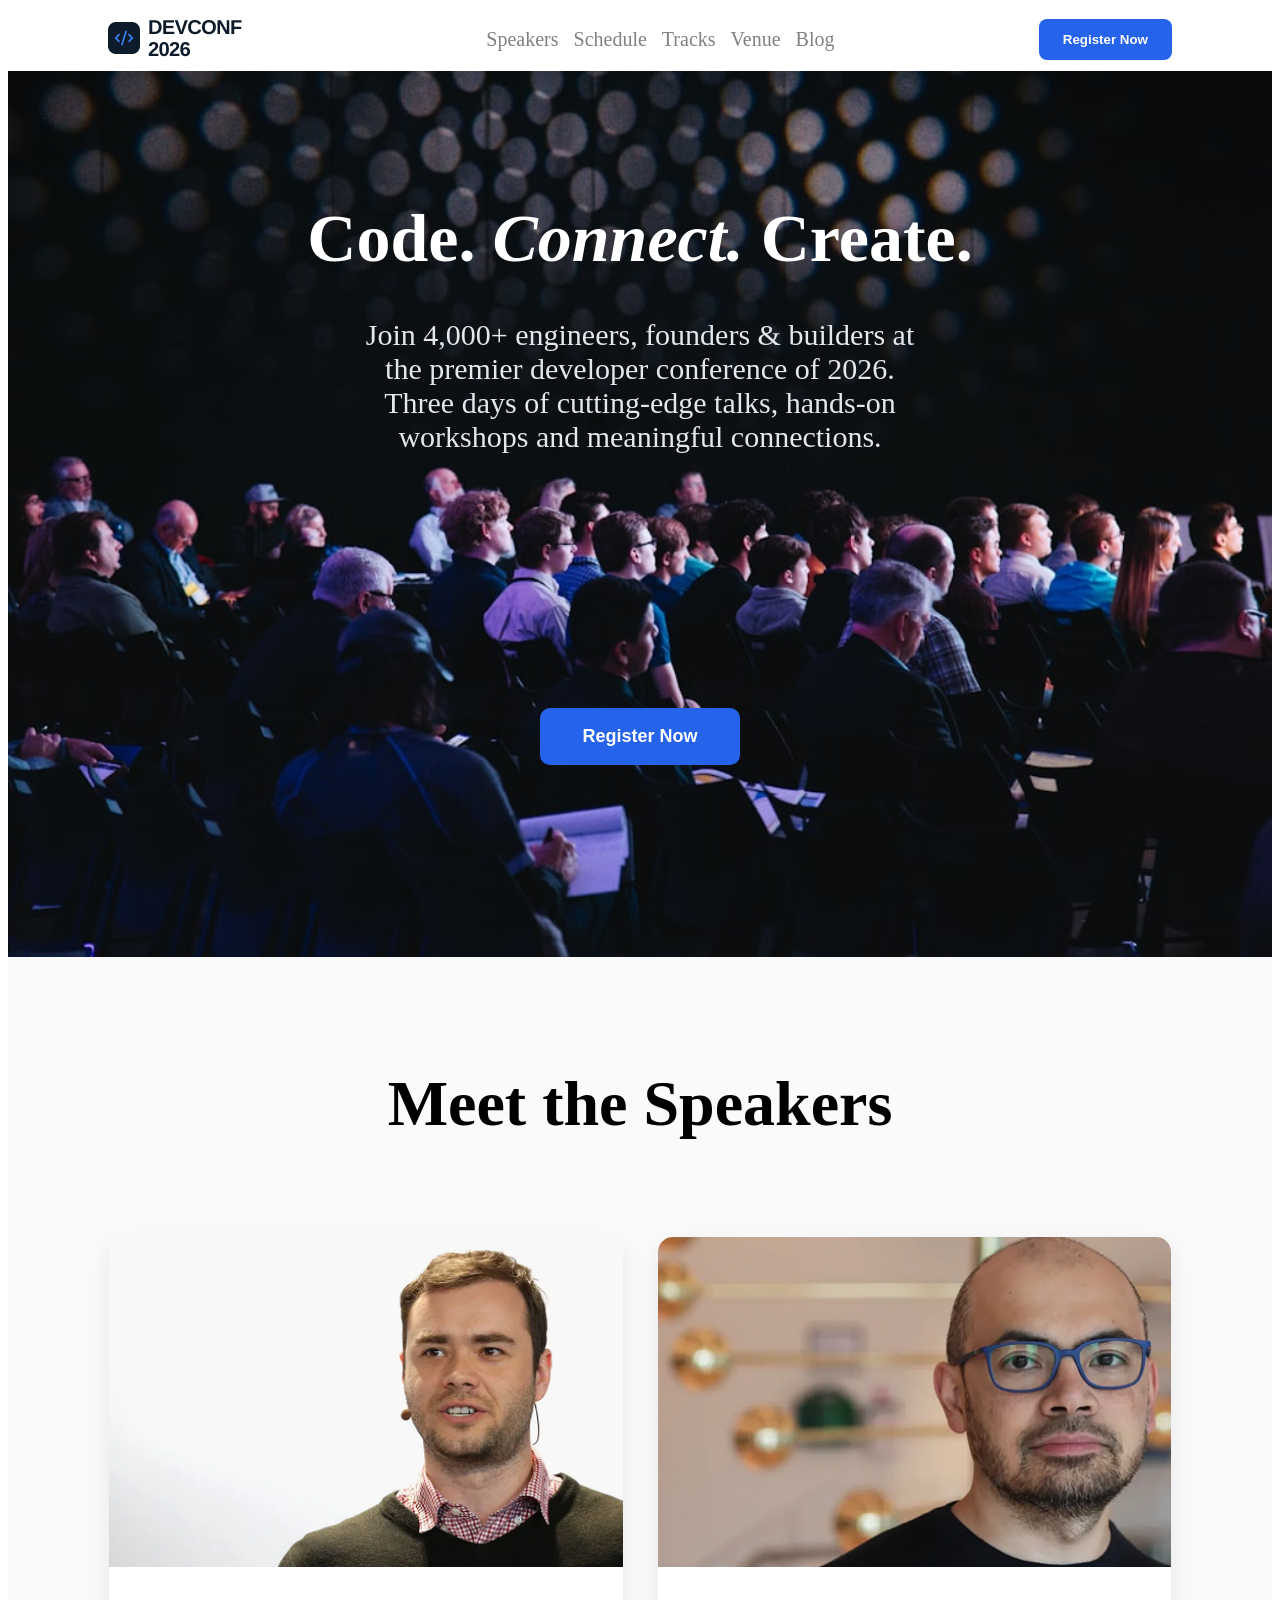
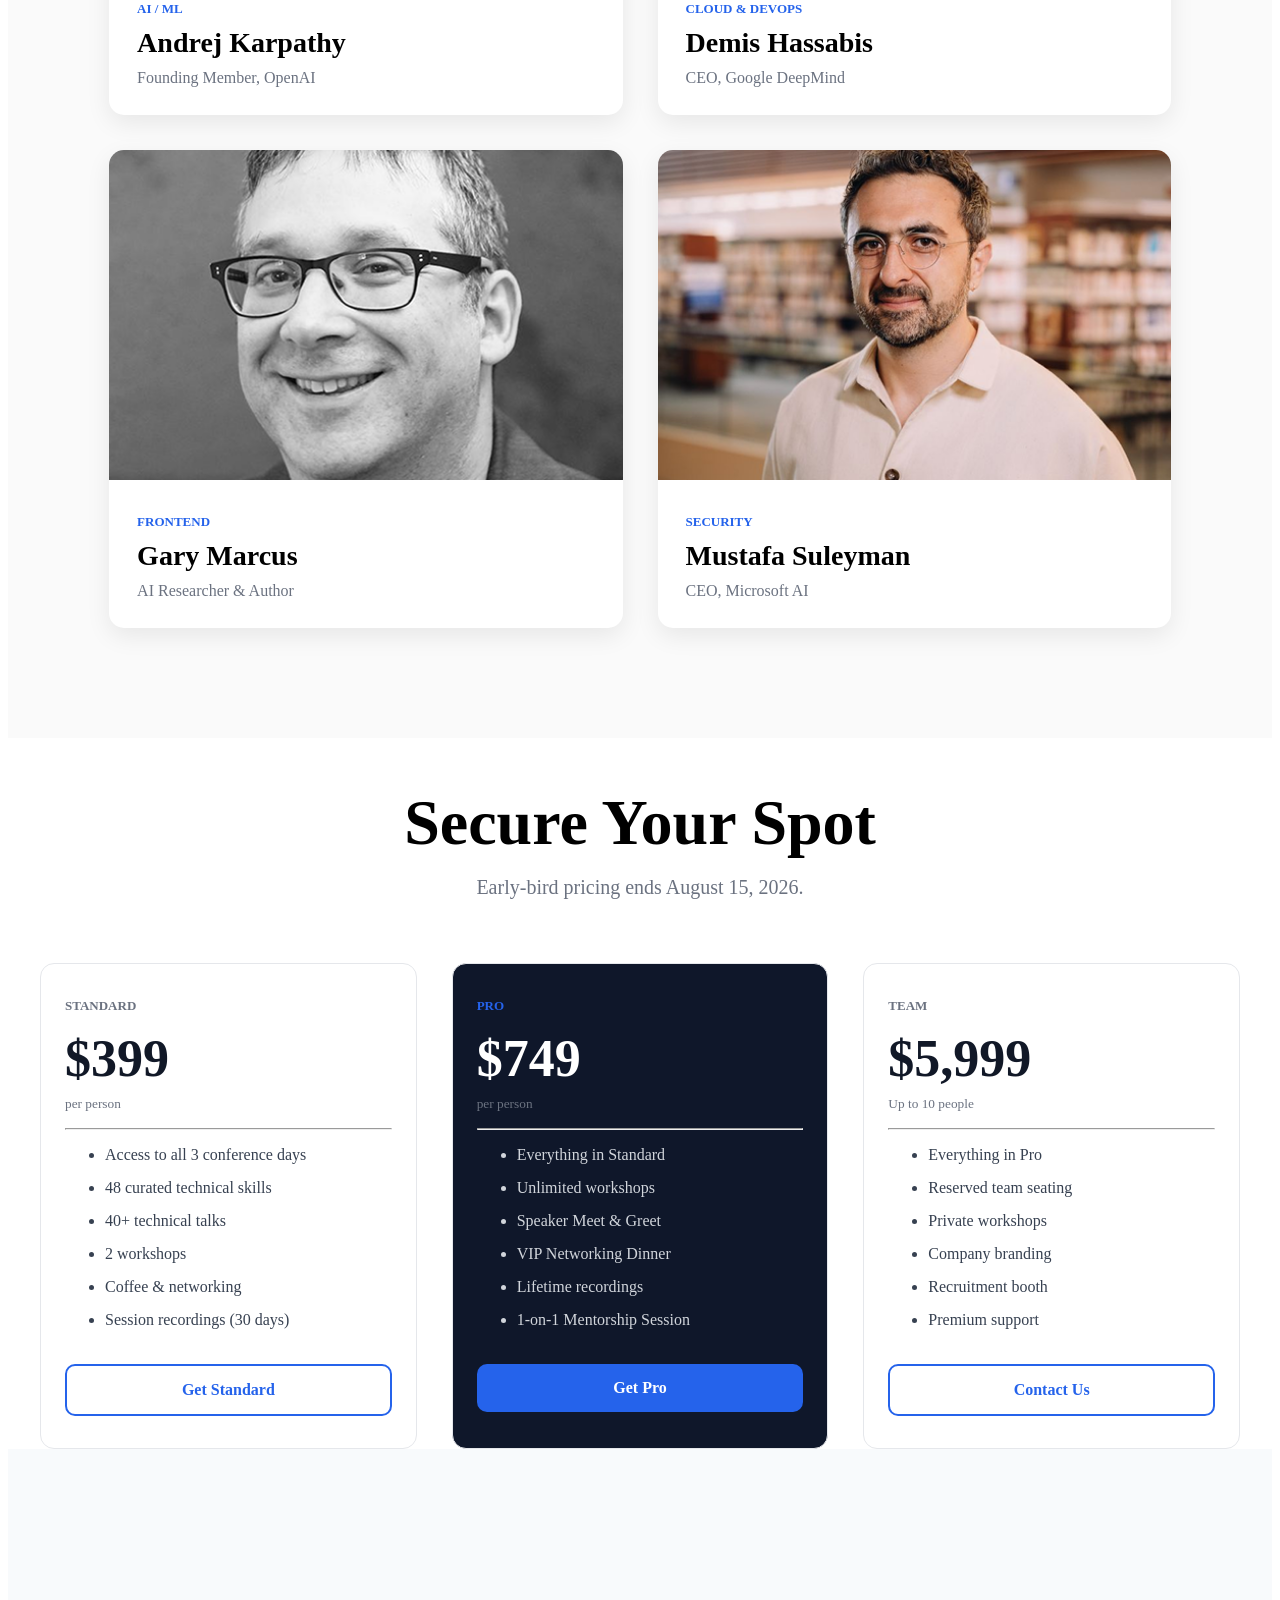
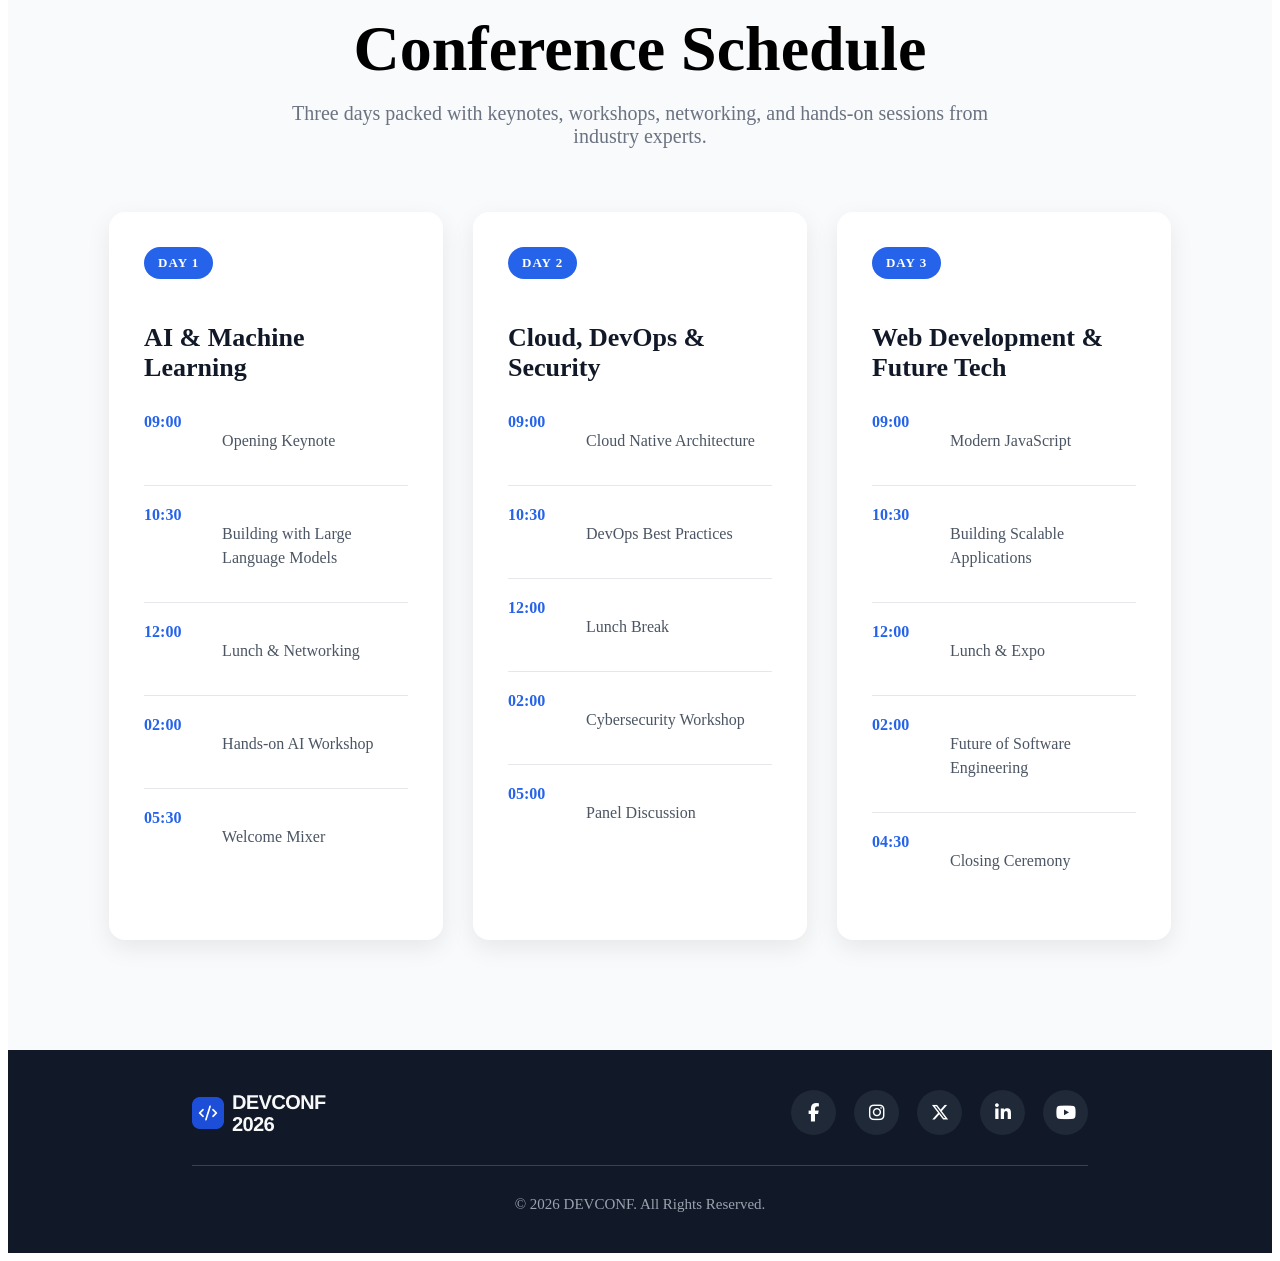
<file: index.html>
<!DOCTYPE html>
<html lang="en">
<head>
    <meta charset="UTF-8">
    <meta name="viewport" content="width=device-width, initial-scale=1.0">
    <title>DevConf 2026</title>
    <link rel="stylesheet" href="style.css">
    <link rel="stylesheet" href="https://cdnjs.cloudflare.com/ajax/libs/font-awesome/6.5.1/css/all.min.css">
</head>
<body>
    <nav class="navbar">
        <div>
            <img src="./assets/logo.png" alt="logo">
        </div>
        <div>
            <ul class="navUl">
                <li><a>Speakers</a></li>
                <li><a>Schedule</a></li>
                <li><a>Tracks</a></li>
                <li><a>Venue</a></li>
                <li><a>Blog</a></li>
            </ul>
        </div>
        <div>
            <button class="btn-primary">Register Now</button>
        </div>
    </nav>
    <!-- Hero Section -->
    <section class="hero">
        <div class="hero-text">
            <h1>Code. <em>Connect.</em> Create.</h1>
        <p>Join 4,000+ engineers, founders & builders at the premier developer conference of 2026. Three days of cutting-edge talks, hands-on workshops and meaningful connections.</p>
        
        </div>
        <button class="hero-btn">Register Now</button>
    </section>
    <!-- Speaker Section -->
     <section class="speakers">
        <h2 class="speaker-title">Meet the Speakers</h2>
    <div class="speaker-grid">
        <div class="speaker-card">
            <img src="./assets/andrej.png" alt="Speaker">
            <div class="speaker-content">
                <span class="category">AI / ML</span>
                <h3>Andrej Karpathy</h3>
                <p>Founding Member, OpenAI</p>
            </div>
        </div>

        <div class="speaker-card">
            <img src="./assets/demis.png" alt="Speaker">
            <div class="speaker-content">
                <span class="category">CLOUD & DEVOPS</span>
                <h3>Demis Hassabis</h3>
                <p>CEO, Google DeepMind</p>
            </div>
        </div>

        <div class="speaker-card">
            <img src="./assets/gary.png" alt="Speaker">
            <div class="speaker-content">
                <span class="category"> FRONTEND</span>
                <h3>Gary Marcus</h3>
                <p>AI Researcher & Author</p>
            </div>
        </div>

        <div class="speaker-card">
            <img src="./assets/mustafa.png" alt="Speaker">
            <div class="speaker-content">
                <span class="category">SECURITY</span>
                <h3>Mustafa Suleyman</h3>
                <p>CEO, Microsoft AI</p>
            </div>
        </div>
    </div>
</section>

<!-- Price Section -->

<section class="price">
    <div class="price-header">
        <h2>Secure Your Spot</h2>
        <p>Early-bird pricing ends August 15, 2026.
        </p>
    </div>

    <div class="price-grid">
        <div class="price-card">
            <span class="plan">STANDARD</span>
            <h3>$399</h3>
            <small>per person</small>
            <hr>
            <ul>
                <li> Access to all 3 conference days</li>
                <li> 48 curated technical skills</li>
                <li> 40+ technical talks</li>
                <li> 2 workshops</li>
                <li> Coffee & networking</li>
                <li> Session recordings (30 days)</li>
            </ul>
            <a href="#" class="price-btn">Get Standard</a>
        </div>

        <div class="price-card featured">
            <span class="plan">PRO</span>
            <h3>$749</h3>
            <small>per person</small>
            <hr>
            <ul>
                <li> Everything in Standard</li>
                <li> Unlimited workshops</li>
                <li> Speaker Meet & Greet</li>
                <li> VIP Networking Dinner</li>
                <li> Lifetime recordings</li>
                <li> 1-on-1 Mentorship Session</li>
            </ul>
            <a href="#" class="price-btn featured-btn">
                Get Pro
            </a>
        </div>
        <div class="price-card">
            <span class="plan">TEAM</span>
            <h3>$5,999</h3>
            <small>Up to 10 people</small>
            <hr>
            <ul>
                <li> Everything in Pro</li>
                <li> Reserved team seating</li>
                <li> Private workshops</li>
                <li> Company branding</li>
                <li> Recruitment booth</li>
                <li> Premium support</li>
            </ul>
            <a href="#" class="price-btn">
                Contact Us
            </a>
        </div>
    </div>
</section>

<!-- Something Missing Section -->
<!-- Schedule -->

<section class="schedule">

    <div class="schedule-title">
        <h2>Conference Schedule</h2>
        <p>
            Three days packed with keynotes, workshops, networking,
            and hands-on sessions from industry experts.
        </p>
    </div>

    <div class="schedule-grid">

        <!-- DAY 1 -->

        <div class="day-card">

            <span class="day">DAY 1</span>

            <h3>AI & Machine Learning</h3>

            <div class="timeline">

                <div class="event">
                    <span>09:00</span>
                    <p>Opening Keynote</p>
                </div>

                <div class="event">
                    <span>10:30</span>
                    <p>Building with Large Language Models</p>
                </div>

                <div class="event">
                    <span>12:00</span>
                    <p>Lunch & Networking</p>
                </div>

                <div class="event">
                    <span>02:00</span>
                    <p>Hands-on AI Workshop</p>
                </div>

                <div class="event">
                    <span>05:30</span>
                    <p>Welcome Mixer</p>
                </div>

            </div>

        </div>

        <!-- DAY 2 -->

        <div class="day-card">

            <span class="day">DAY 2</span>

            <h3>Cloud, DevOps & Security</h3>

            <div class="timeline">

                <div class="event">
                    <span>09:00</span>
                    <p>Cloud Native Architecture</p>
                </div>

                <div class="event">
                    <span>10:30</span>
                    <p>DevOps Best Practices</p>
                </div>

                <div class="event">
                    <span>12:00</span>
                    <p>Lunch Break</p>
                </div>

                <div class="event">
                    <span>02:00</span>
                    <p>Cybersecurity Workshop</p>
                </div>

                <div class="event">
                    <span>05:00</span>
                    <p>Panel Discussion</p>
                </div>

            </div>

        </div>

        <!-- DAY 3 -->

        <div class="day-card">

            <span class="day">DAY 3</span>

            <h3>Web Development & Future Tech</h3>

            <div class="timeline">

                <div class="event">
                    <span>09:00</span>
                    <p>Modern JavaScript</p>
                </div>

                <div class="event">
                    <span>10:30</span>
                    <p>Building Scalable Applications</p>
                </div>

                <div class="event">
                    <span>12:00</span>
                    <p>Lunch & Expo</p>
                </div>

                <div class="event">
                    <span>02:00</span>
                    <p>Future of Software Engineering</p>
                </div>

                <div class="event">
                    <span>04:30</span>
                    <p>Closing Ceremony</p>
                </div>

            </div>

        </div>

    </div>

</section>

<!-- Footer -->

<footer>
    <div class="footer-top">
        <img src="./assets/footer-logo.png" alt="footer-logo" class="footer-logo">
        <div class="social-links">
            <a href="#"><i class="fab fa-facebook-f"></i></a>
            <a href="#"><i class="fab fa-instagram"></i></a>
            <a href="#"><i class="fab fa-x-twitter"></i></a>
            <a href="#"><i class="fab fa-linkedin-in"></i></a>
            <a href="#"><i class="fab fa-youtube"></i></a>
        </div>
    </div>
    <hr>
    <div class="copyright">
        <p>© 2026 DEVCONF. All Rights Reserved.</p>
    </div>
</footer>
</body>
</html>
</file>
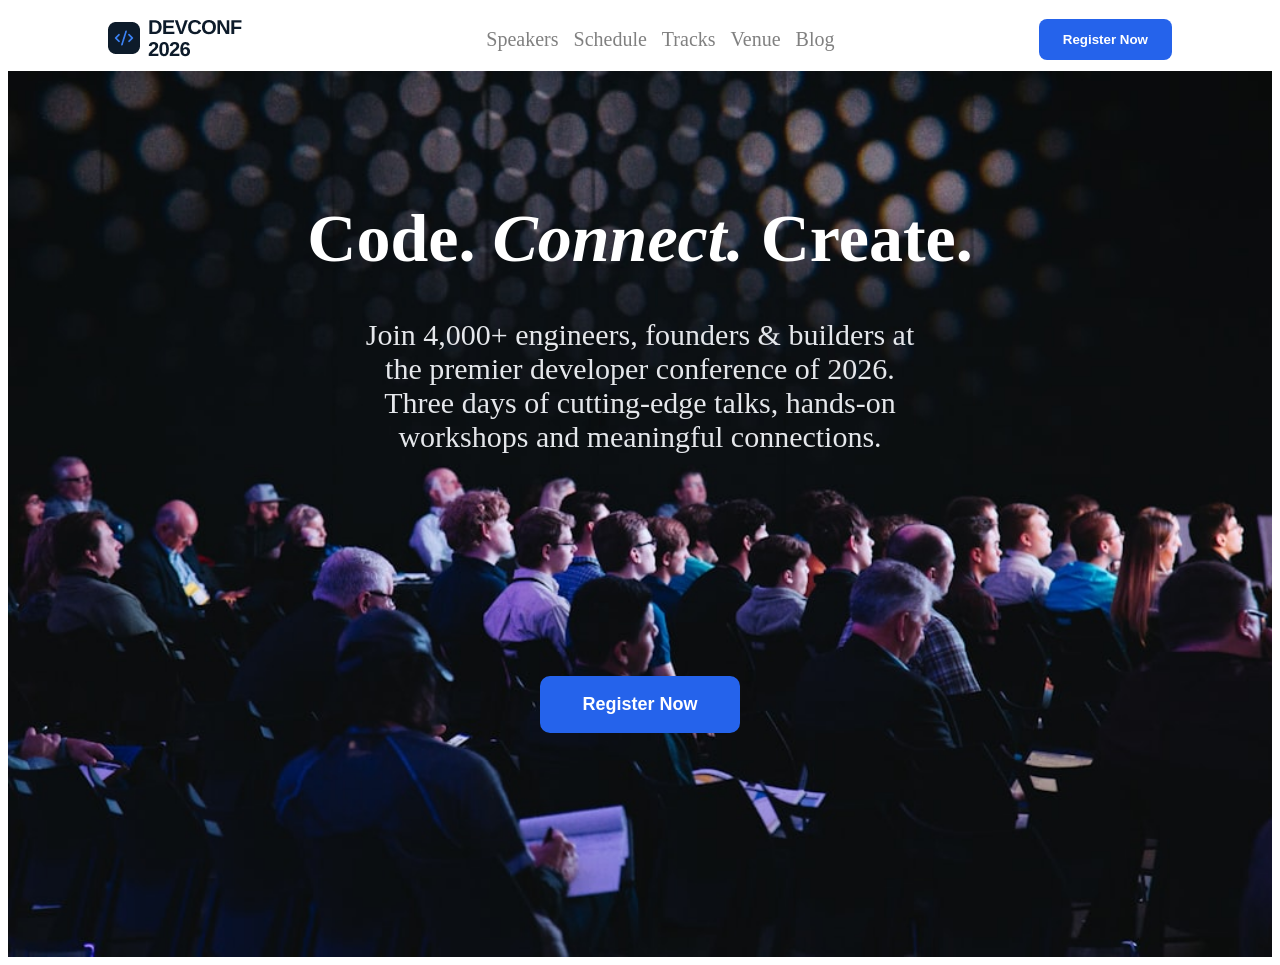
<file: B14-A01-DevConf-2026/index.html>
<!DOCTYPE html>
<html lang="en">
<head>
    <meta charset="UTF-8">
    <meta name="viewport" content="width=device-width, initial-scale=1.0">
    <title>DevConf 2026</title>
    <link rel="stylesheet" href="style.css">
</head>
<body>
    <nav class="navbar">
        <div>
            <img src="./assets/logo.png" alt="logo">
        </div>
        <div>
            <ul class="navUl">
                <li><a>Speakers</a></li>
                <li><a>Schedule</a></li>
                <li><a>Tracks</a></li>
                <li><a>Venue</a></li>
                <li><a>Blog</a></li>
            </ul>
        </div>
        <div>
            <button class="btn-primary">Register Now</button>
        </div>
    </nav>
    <section class="hero">
        <div class="hero-text">
            <h1>Code. <em>Connect.</em> Create.</h1>
        <p>Join 4,000+ engineers, founders & builders at the premier developer conference of 2026. Three days of cutting-edge talks, hands-on workshops and meaningful connections.</p>
        
        </div>
        <button class="hero-btn">Register Now</button>
    </section>
</body>
</html>
</file>
<file: style.css>
.navbar {
  display: flex;
  justify-content: space-between;
  align-items: center;
  padding: 0 100px;
}
.navUl {
  display: flex;
  gap: 15px;
  font-size: 20px;
}
.navbar li {
  color: grey;
  list-style: none;
}
.btn-primary {
  background: #2563eb;
  color: #fff;
  padding: 13px 24px;
  border: none;
  border-radius: 8px;
  font-weight: 600;
  transition: 0.3s;
}

.btn-primary:hover {
  background: #1d4ed8;
}

/* Hero Section */
.hero {
  display: flex;
  align-items: center;
  flex-direction: column;
  color: white;
  background-image: url("./assets/banner.jpg");
  background-repeat: no-repeat;
  background-size: cover;
  height: 70vh;
  padding: 8rem 0;
  gap: 14rem;
}
.hero h1 {
  font-size: 68px;
  font-weight: 800;
  margin: 0;
}
.hero p {
  font-size: 30px;
  color: #e5e7eb;
  max-width: 45vw;
}

.hero-btn {
  display: inline-block;
  padding: 18px 42px;
  background: #2563eb;
  color: white;
  font-size: 18px;
  border: none;
  border-radius: 10px;
  font-weight: 600;
}
.hero-btn:hover {
  background: #1d4ed8;
}

.hero-text {
  display: flex;
  flex-direction: column;
  justify-content: center;
  align-items: center;
  text-align: center;
  gap: 10px;
}

/* Speaker Section */

.speaker-title {
  text-align: center;
  margin-top: 0;
  margin-bottom: 6rem;
  font-size: 4rem;
  font-weight: 800;
}

.speakers {
  padding: 110px 8%;
  background: #fafafa;
}
.speaker-grid {
  display: grid;
  grid-template-columns: repeat(2, 1fr);
  gap: 35px;
  max-width: 1200px;
  margin: auto;
}

.speaker-card {
  background: #fff;
  border-radius: 15px;
  box-shadow:0 8px 25px rgba(0,0,0,.08);
}

.speaker-card img {
  width: 100%;
  height: 330px;
  object-fit: cover;
  border-radius: 15px 15px 0 0;
}

.speaker-content {
  padding: 28px;
}

.category {
  color: #2563eb;
  font-size: 13px;
  font-weight: 700;
}

.speaker-content h3 {
  font-size: 28px;
  margin: 10px 0;
}

.speaker-content p {
  color: #6b7280;
  font-size: 16px;
  margin: 0;
}

/* Price Section */
.price-header{
    margin-bottom: 4rem;
}
.price-header h2{
  text-align: center;
  margin-top: 3rem;
  margin-bottom: 1rem;
  font-size: 4rem;
  font-weight: 800;
}
.price-header p{
    color:#6b7280;
    font-size:1.25rem;
    text-align: center;
    margin-bottom: 1rem;
    max-width:700px;
    margin:auto;

}
.price{
    padding-top: 0;
    background:#ffffff;
}

.price-grid{
    max-width:1200px;
    margin:auto;
    display:grid;
    grid-template-columns:repeat(3,1fr);
    gap:35px;
}

.price-card{
    background:#fff;
    border-radius:14px;
    padding: 2rem 1.5rem;
    border:1px solid #e5e7eb;
}

.plan{
    display:inline-block;
    color:#6b7280;
    font-size:13px;
    font-weight:700;
    margin-bottom:15px;
}

.price-card h3{
    font-size:52px;
    margin-bottom:8px;
    margin-top: 0;
    color:#111827;
}

.price-card small{
    display:block;
    margin-bottom: 1rem;
    margin-top: 0;
    color:#6b7280;
}

.price-card ul{
    margin-bottom:35px;
}

.price-card li{
    margin-bottom:15px;
    color:#374151;
}
.price-btn{
    display:block;
    text-align:center;
    text-decoration: none;
    padding:15px;
    border-radius:10px;
    border:2px solid #2563eb;
    color:#2563eb;
    font-weight:600;
}

.price-btn:hover{
    background:#2563eb;
    color:#fff;
}

.featured{
    background:#0f172a;
    color:#fff;
}

.featured h3{
    color:#fff;
}

.featured li,
.featured .plan{
    color:#d1d5db;
}
.featured .plan{
    color: #2563eb;
}
.featured-btn{
    background:#2563eb;
    border:none;
    color:#fff;
}

.featured-btn:hover{
    background:#1d4ed8;
}

/* Something Missing Section */
/* Schedule */

.schedule{

    padding:110px 8%;

    background:#f8fafc;
}

.schedule-title{
    margin-bottom: 4rem;
}

.schedule-title h2{

  text-align: center;

  margin-bottom: 1rem;

  font-size: 4rem;

  font-weight: 800;

}

.schedule-title p{

    color:#6b7280;

    font-size:1.25rem;

    text-align: center;

    margin-bottom: 1rem;

    max-width:700px;

    margin:auto;

}
.schedule-grid{

    max-width:1200px;

    margin:auto;

    display:grid;

    grid-template-columns:repeat(3,1fr);

    gap:30px;
}

.day-card{

    background:#fff;

    border-radius:16px;

    padding:35px;

    box-shadow:0 8px 25px rgba(0,0,0,.08);

    transition:.3s;
}

.day-card:hover{

    transform:translateY(-8px);

    box-shadow:0 20px 40px rgba(0,0,0,.12);
}

.day{

    display:inline-block;

    background:#2563eb;

    color:#fff;

    padding:8px 14px;

    border-radius:30px;

    font-size:13px;

    font-weight:700;

    letter-spacing:1px;

    margin-bottom:18px;
}

.day-card h3{

    margin-bottom:30px;

    font-size:26px;

    color:#111827;
}

.timeline{

    display:flex;

    flex-direction:column;

    gap:20px;
}

.event{

    display:flex;

    gap:18px;

    align-items:flex-start;

    padding-bottom:16px;

    border-bottom:1px solid #e5e7eb;
}

.event:last-child{

    border-bottom:none;
}

.event span{

    min-width:60px;

    font-weight:700;

    color:#2563eb;
}

.event p{

    color:#4b5563;

    line-height:1.5;
}

/* Footer Section */

footer{
    background:#111827;
    padding:40px 8% 25px;
}

.footer-top{
    max-width: 70vw;
    margin:auto;
    display:flex;
    justify-content:space-between;
    align-items:center;
    flex-wrap:wrap;
    gap:20px;
}

.footer-logo .logo-text h3{
    color:#fff;
}

.footer-logo .logo-text span{
    color:#9ca3af;
}

.social-links{
    display:flex;
    gap:18px;
}

.social-links a{
    text-decoration: none;
    width:45px;
    height:45px;
    background:#1f2937;
    color:#fff;
    border-radius:50%;
    display:flex;
    justify-content:center;
    align-items:center;
    font-size:18px;
    transition:.3s;
}

.social-links a:hover{
    background:#2563eb;
    transform:translateY(-4px);
}

footer hr{
    border:none;
    height:1px;
    background:#374151;
    margin:30px auto;
    max-width:70vw;
}

.copyright{
    text-align:center;
}

.copyright p{
    color:#9ca3af;
    font-size:15px;
}
</file>
<file: B14-A01-DevConf-2026/style.css>
.navbar{
    display: flex;
    justify-content: space-between;
    align-items: center;
    padding: 0 100px;
}
.navUl{
    display: flex;
    gap: 15px;
    font-size: 20px;
}
.navbar li{
    color: grey;
    list-style: none;
}
.btn-primary{
    background:#2563eb;
    color:#fff;
    padding:13px 24px;
    border: none;
    border-radius:8px;
    font-weight:600;
    transition:.3s;
}

.btn-primary:hover{
    background:#1d4ed8;
}

/* Hero Section */
.hero {
    display: flex;
    align-items: center;
    flex-direction: column;
    color: white;
    background-image: url("./assets/banner.jpg");
    background-repeat: no-repeat;
    background-size: cover;
    height: 70vh;
    padding: 8rem 0;
    gap: 12rem;
}
.hero h1{
    font-size:68px;
    font-weight:800;
    margin: 0;
}
.hero p{
    font-size:30px;
    color:#e5e7eb;
    max-width: 45vw;
}

.hero-btn{
    display:inline-block;
    padding:18px 42px;
    background:#2563eb;
    color:white;
    font-size:18px;
    border: none;
    border-radius:10px;
    font-weight:600;
}

.hero-text{
    display: flex;
    flex-direction: column;
    justify-content: center;
    align-items: center;
    text-align: center;
    gap: 10px;
}
</file>
